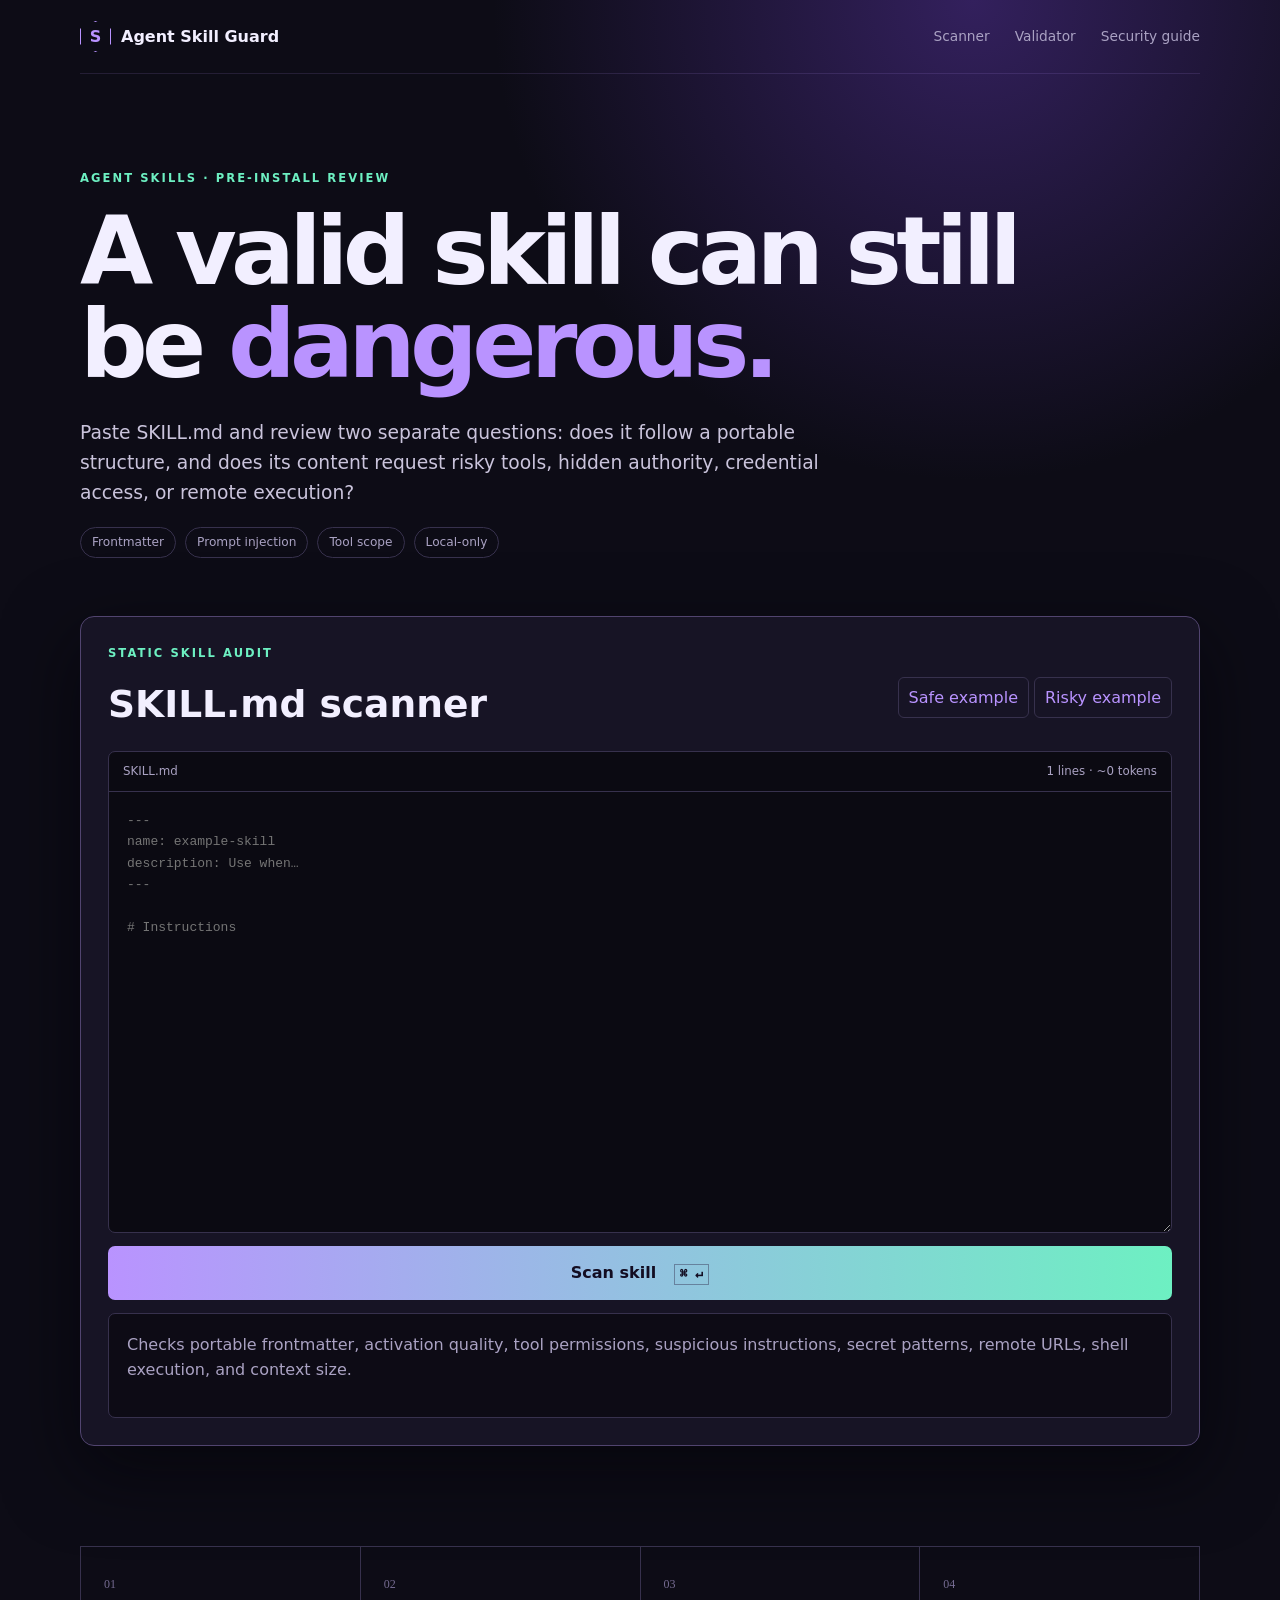
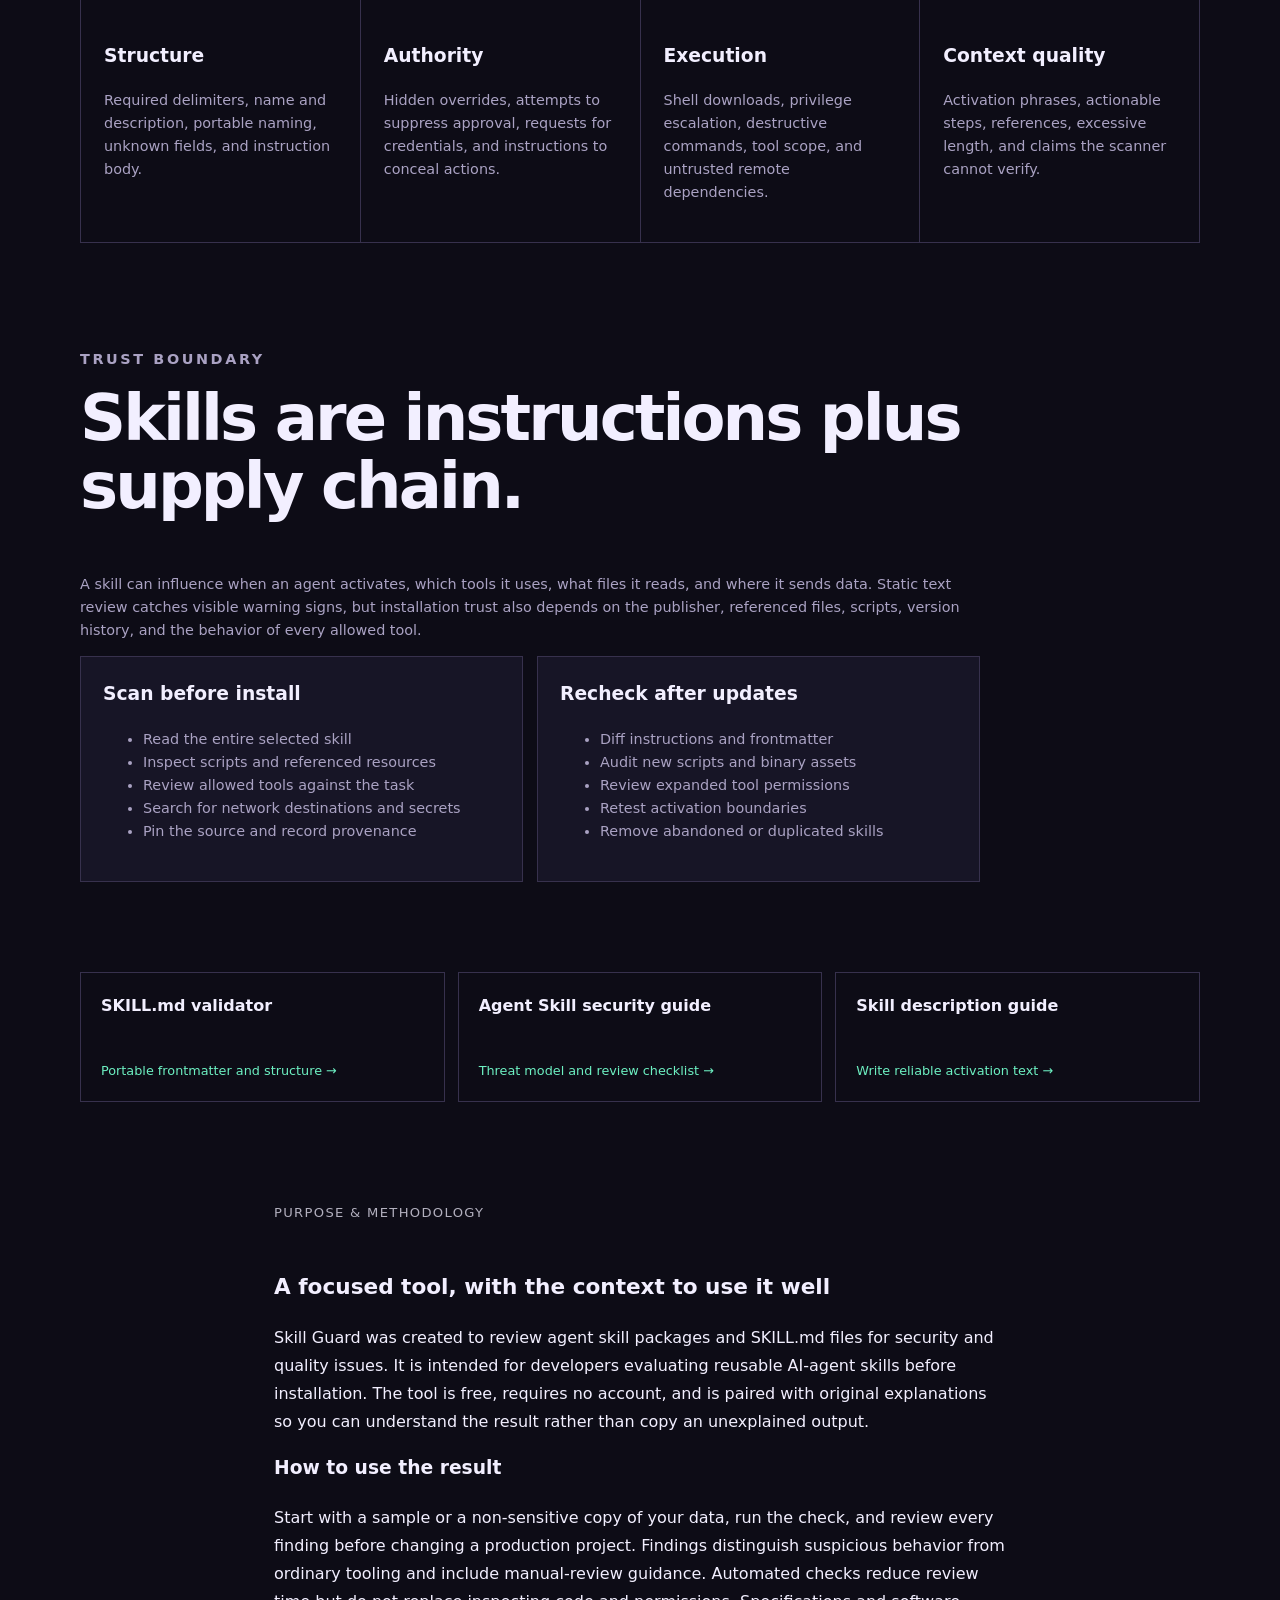
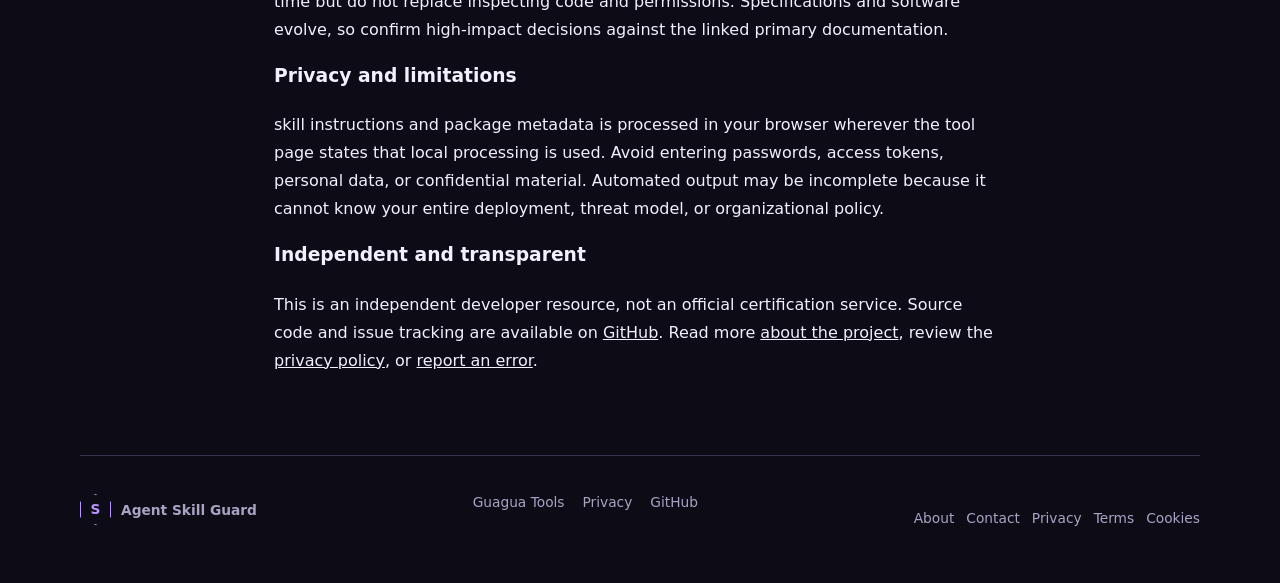
<file: index.html>
<!doctype html><html lang="en"><head><meta charset="utf-8"><meta name="viewport" content="width=device-width,initial-scale=1">
<title>SKILL.md Security Scanner — Agent Skill Validator</title><meta name="description" content="Scan Agent Skills SKILL.md files for invalid frontmatter, dangerous tool access, prompt injection, secret exfiltration, remote execution, vague activation, and context bloat.">
<link rel="canonical" href="https://skillguard.guagua-alvin.top/"><meta property="og:title" content="SKILL.md Security Scanner"><meta property="og:description" content="Validate structure and review security signals before installing an Agent Skill."><meta property="og:type" content="website"><meta property="og:url" content="https://skillguard.guagua-alvin.top/"><meta name="theme-color" content="#0d0c16"><link rel="icon" href="/assets/favicon.svg"><link rel="stylesheet" href="/styles.css">
<script type="application/ld+json">{"@context":"https://schema.org","@type":"SoftwareApplication","name":"Agent Skill Guard","applicationCategory":"SecurityApplication","operatingSystem":"Any","url":"https://skillguard.guagua-alvin.top/","offers":{"@type":"Offer","price":"0","priceCurrency":"USD"}}</script><script async src="https://pagead2.googlesyndication.com/pagead/js/adsbygoogle.js?client=ca-pub-3191558815455000" crossorigin="anonymous"></script></head><body>
<header><a class="brand" href="/"><span>S</span>Agent Skill Guard</a><nav><a href="#scanner">Scanner</a><a href="/skill-md-validator">Validator</a><a href="/agent-skill-security">Security guide</a></nav></header>
<main><section class="hero"><p class="kicker">AGENT SKILLS · PRE-INSTALL REVIEW</p><h1>A valid skill can still be <em>dangerous.</em></h1><p>Paste SKILL.md and review two separate questions: does it follow a portable structure, and does its content request risky tools, hidden authority, credential access, or remote execution?</p><div class="chips"><span>Frontmatter</span><span>Prompt injection</span><span>Tool scope</span><span>Local-only</span></div></section>
<section class="tool" id="scanner"><div class="tool-head"><div><p class="kicker">STATIC SKILL AUDIT</p><h2>SKILL.md scanner</h2></div><div><button class="ghost" id="safe">Safe example</button><button class="ghost" id="risky">Risky example</button></div></div>
<div class="editor"><div class="bar"><span>SKILL.md</span><span id="stats">0 lines · ~0 tokens</span></div><textarea id="input" spellcheck="false" placeholder="---&#10;name: example-skill&#10;description: Use when…&#10;---&#10;&#10;# Instructions"></textarea></div>
<button id="scan" class="primary">Scan skill <kbd>⌘ ↵</kbd></button><div id="report" class="report empty"><p>Checks portable frontmatter, activation quality, tool permissions, suspicious instructions, secret patterns, remote URLs, shell execution, and context size.</p></div></section>
<section class="grid"><article><b>01</b><h3>Structure</h3><p>Required delimiters, name and description, portable naming, unknown fields, and instruction body.</p></article><article><b>02</b><h3>Authority</h3><p>Hidden overrides, attempts to suppress approval, requests for credentials, and instructions to conceal actions.</p></article><article><b>03</b><h3>Execution</h3><p>Shell downloads, privilege escalation, destructive commands, tool scope, and untrusted remote dependencies.</p></article><article><b>04</b><h3>Context quality</h3><p>Activation phrases, actionable steps, references, excessive length, and claims the scanner cannot verify.</p></article></section>
<section class="content"><p class="kicker">TRUST BOUNDARY</p><h2>Skills are instructions plus supply chain.</h2><p>A skill can influence when an agent activates, which tools it uses, what files it reads, and where it sends data. Static text review catches visible warning signs, but installation trust also depends on the publisher, referenced files, scripts, version history, and the behavior of every allowed tool.</p><div class="split"><div><h3>Scan before install</h3><ul><li>Read the entire selected skill</li><li>Inspect scripts and referenced resources</li><li>Review allowed tools against the task</li><li>Search for network destinations and secrets</li><li>Pin the source and record provenance</li></ul></div><div><h3>Recheck after updates</h3><ul><li>Diff instructions and frontmatter</li><li>Audit new scripts and binary assets</li><li>Review expanded tool permissions</li><li>Retest activation boundaries</li><li>Remove abandoned or duplicated skills</li></ul></div></div></section>
<section class="links"><a href="/skill-md-validator"><strong>SKILL.md validator</strong><span>Portable frontmatter and structure →</span></a><a href="/agent-skill-security"><strong>Agent Skill security guide</strong><span>Threat model and review checklist →</span></a><a href="/skill-description-generator"><strong>Skill description guide</strong><span>Write reliable activation text →</span></a></section><section id="editorial-value" class="policy-page" aria-labelledby="value-title">
      <p class="policy-kicker">PURPOSE &amp; METHODOLOGY</p>
      <h2 id="value-title">A focused tool, with the context to use it well</h2>
      <p>Skill Guard was created to review agent skill packages and SKILL.md files for security and quality issues. It is intended for developers evaluating reusable AI-agent skills before installation. The tool is free, requires no account, and is paired with original explanations so you can understand the result rather than copy an unexplained output.</p>
      <h3>How to use the result</h3>
      <p>Start with a sample or a non-sensitive copy of your data, run the check, and review every finding before changing a production project. Findings distinguish suspicious behavior from ordinary tooling and include manual-review guidance. Automated checks reduce review time but do not replace inspecting code and permissions. Specifications and software evolve, so confirm high-impact decisions against the linked primary documentation.</p>
      <h3>Privacy and limitations</h3>
      <p>skill instructions and package metadata is processed in your browser wherever the tool page states that local processing is used. Avoid entering passwords, access tokens, personal data, or confidential material. Automated output may be incomplete because it cannot know your entire deployment, threat model, or organizational policy.</p>
      <h3>Independent and transparent</h3>
      <p>This is an independent developer resource, not an official certification service. Source code and issue tracking are available on <a href="https://github.com/dmf6009/agent-skill-guard" rel="noopener">GitHub</a>. Read more <a href="/about">about the project</a>, review the <a href="/privacy">privacy policy</a>, or <a href="/contact">report an error</a>.</p>
    </section></main>
<footer><a class="brand" href="/"><span>S</span>Agent Skill Guard</a><div><a href="https://guagua-alvin.top/">Guagua Tools</a><a href="/privacy">Privacy</a><a href="https://github.com/dmf6009/agent-skill-guard">GitHub</a></div><div class="trust-links" aria-label="Site policies"><a href="/about">About</a><a href="/contact">Contact</a><a href="/privacy">Privacy</a><a href="/terms">Terms</a><a href="/cookies">Cookies</a></div></footer><script src="/script.js" defer></script></body></html>
</file>
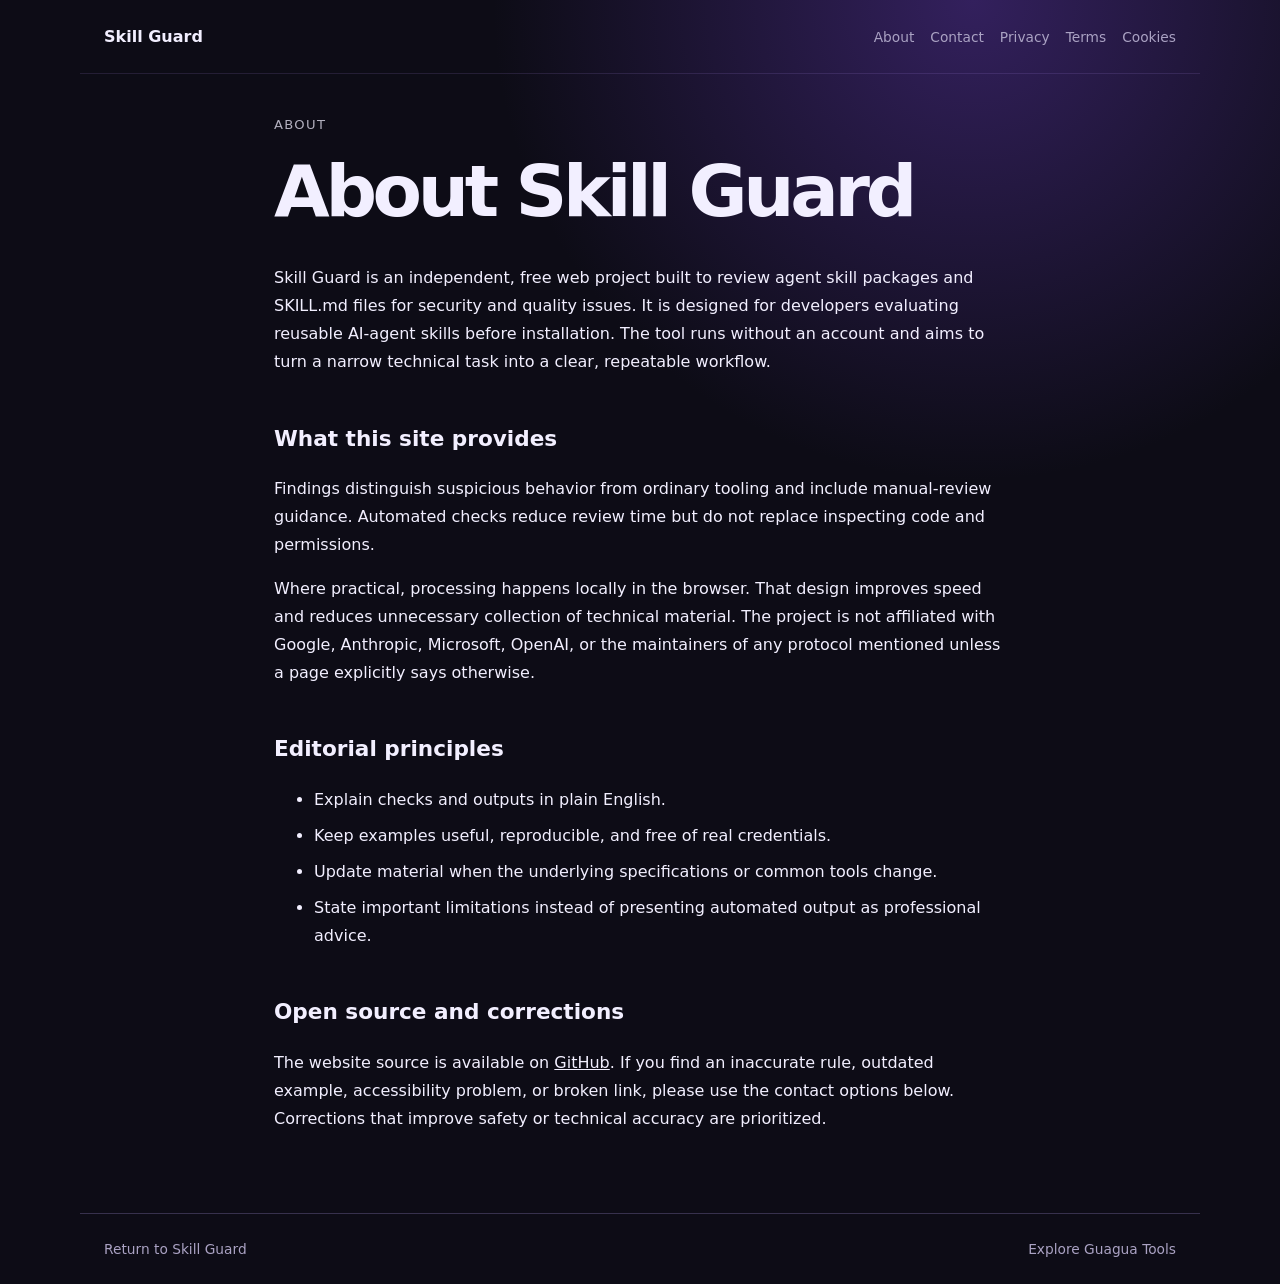
<file: about.html>
<!doctype html>
<html lang="en"><head><meta charset="utf-8"><meta name="viewport" content="width=device-width,initial-scale=1">
<title>About | Skill Guard</title><meta name="description" content="Who we are and why this free developer tool exists.">
<link rel="canonical" href="https://skillguard.guagua-alvin.top/about"><link rel="stylesheet" href="/styles.css"><script async src="https://pagead2.googlesyndication.com/pagead/js/adsbygoogle.js?client=ca-pub-3191558815455000" crossorigin="anonymous"></script></head>
<body><header class="policy-header"><a href="/" class="policy-brand">Skill Guard</a><nav aria-label="Policy navigation"><a href="/about">About</a><a href="/contact">Contact</a><a href="/privacy">Privacy</a><a href="/terms">Terms</a><a href="/cookies">Cookies</a></nav></header>
<main class="policy-page"><p class="policy-kicker">ABOUT</p>
    <h1>About Skill Guard</h1>
    <p>Skill Guard is an independent, free web project built to review agent skill packages and SKILL.md files for security and quality issues. It is designed for developers evaluating reusable AI-agent skills before installation. The tool runs without an account and aims to turn a narrow technical task into a clear, repeatable workflow.</p>
    <h2>What this site provides</h2>
    <p>Findings distinguish suspicious behavior from ordinary tooling and include manual-review guidance. Automated checks reduce review time but do not replace inspecting code and permissions.</p>
    <p>Where practical, processing happens locally in the browser. That design improves speed and reduces unnecessary collection of technical material. The project is not affiliated with Google, Anthropic, Microsoft, OpenAI, or the maintainers of any protocol mentioned unless a page explicitly says otherwise.</p>
    <h2>Editorial principles</h2>
    <ul><li>Explain checks and outputs in plain English.</li><li>Keep examples useful, reproducible, and free of real credentials.</li><li>Update material when the underlying specifications or common tools change.</li><li>State important limitations instead of presenting automated output as professional advice.</li></ul>
    <h2>Open source and corrections</h2>
    <p>The website source is available on <a href="https://github.com/dmf6009/agent-skill-guard" rel="noopener">GitHub</a>. If you find an inaccurate rule, outdated example, accessibility problem, or broken link, please use the contact options below. Corrections that improve safety or technical accuracy are prioritized.</p></main>
<footer class="policy-footer"><a href="/">Return to Skill Guard</a><a href="https://guagua-alvin.top/">Explore Guagua Tools</a></footer></body></html>
</file>
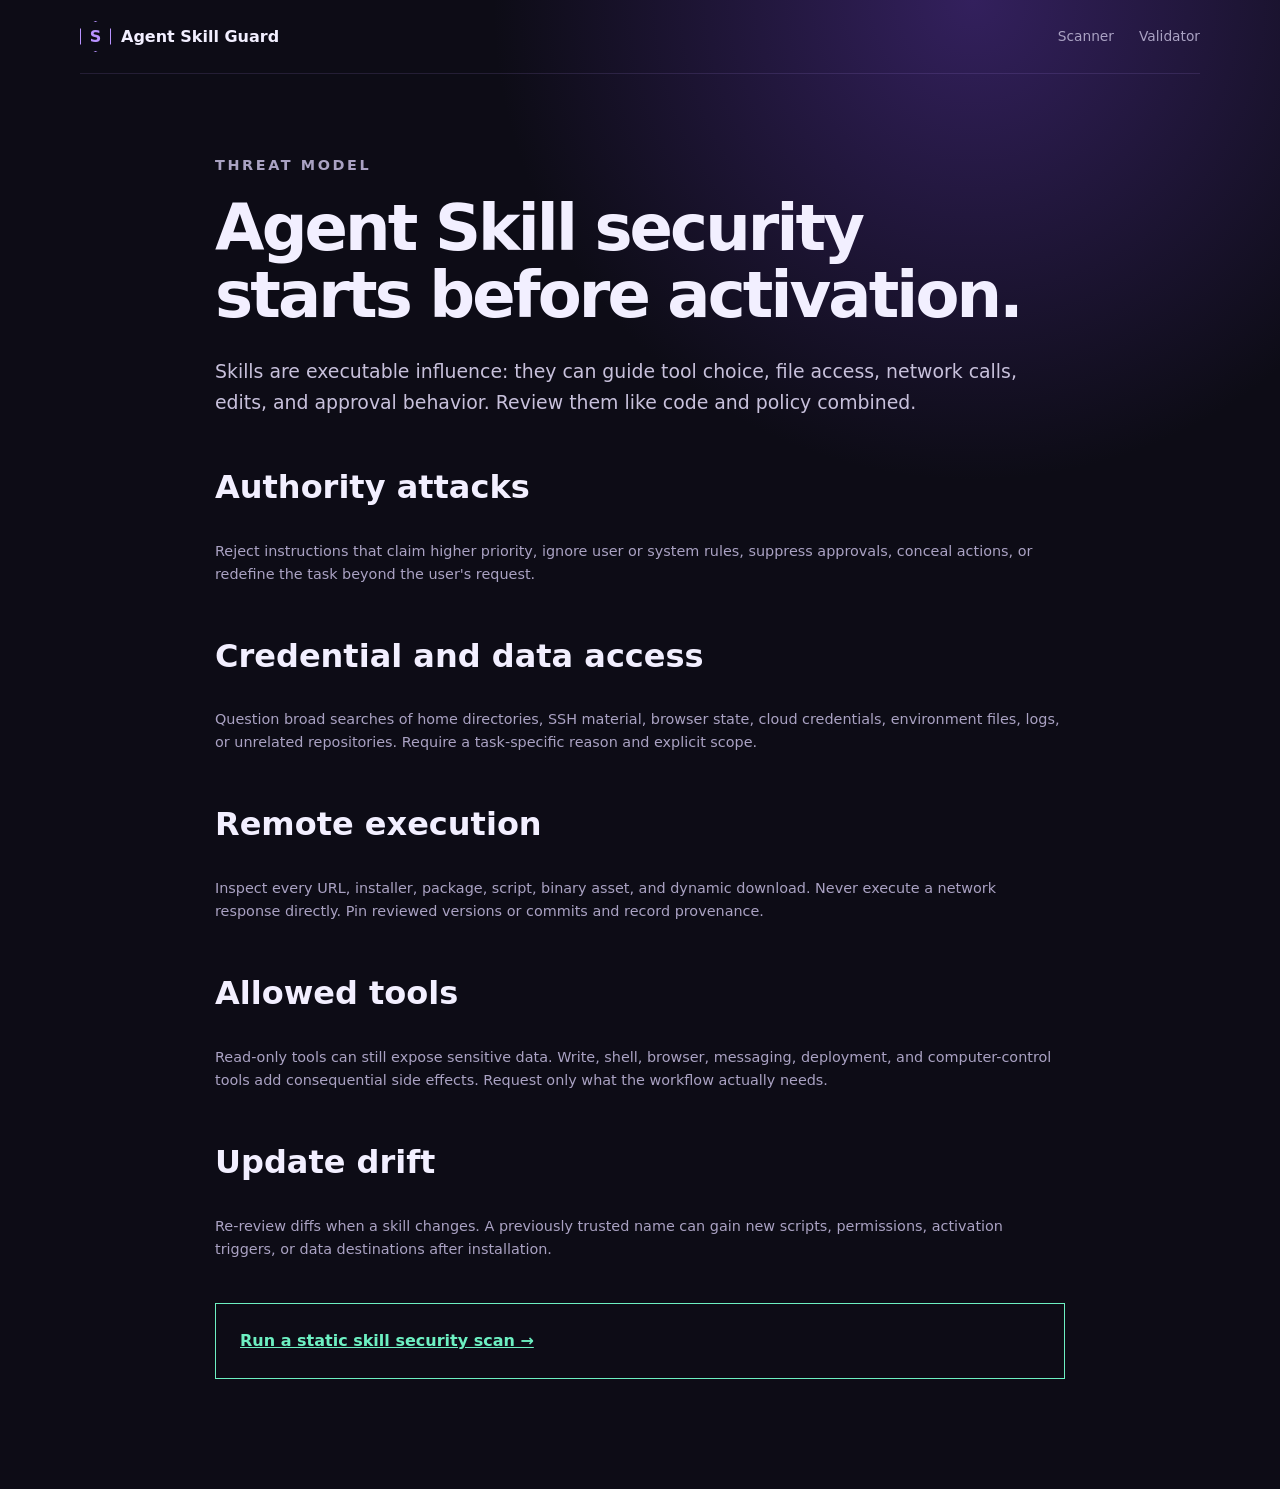
<file: agent-skill-security.html>
<!doctype html><html lang="en"><head><meta charset="utf-8"><meta name="viewport" content="width=device-width,initial-scale=1"><title>Agent Skill Security — SKILL.md Threat Model & Checklist</title><meta name="description" content="Review Agent Skills for prompt injection, authority override, secret access, remote execution, excessive tool permissions, hidden scripts, and supply-chain drift."><link rel="canonical" href="https://skillguard.guagua-alvin.top/agent-skill-security"><link rel="icon" href="/assets/favicon.svg"><link rel="stylesheet" href="/styles.css"><script async src="https://pagead2.googlesyndication.com/pagead/js/adsbygoogle.js?client=ca-pub-3191558815455000" crossorigin="anonymous"></script></head><body><header><a class="brand" href="/"><span>S</span>Agent Skill Guard</a><nav><a href="/#scanner">Scanner</a><a href="/skill-md-validator">Validator</a></nav></header><main class="article"><p class="kicker">THREAT MODEL</p><h1>Agent Skill security starts before activation.</h1><p class="lede">Skills are executable influence: they can guide tool choice, file access, network calls, edits, and approval behavior. Review them like code and policy combined.</p><article><h2>Authority attacks</h2><p>Reject instructions that claim higher priority, ignore user or system rules, suppress approvals, conceal actions, or redefine the task beyond the user's request.</p><h2>Credential and data access</h2><p>Question broad searches of home directories, SSH material, browser state, cloud credentials, environment files, logs, or unrelated repositories. Require a task-specific reason and explicit scope.</p><h2>Remote execution</h2><p>Inspect every URL, installer, package, script, binary asset, and dynamic download. Never execute a network response directly. Pin reviewed versions or commits and record provenance.</p><h2>Allowed tools</h2><p>Read-only tools can still expose sensitive data. Write, shell, browser, messaging, deployment, and computer-control tools add consequential side effects. Request only what the workflow actually needs.</p><h2>Update drift</h2><p>Re-review diffs when a skill changes. A previously trusted name can gain new scripts, permissions, activation triggers, or data destinations after installation.</p><div class="cta"><a href="/#scanner">Run a static skill security scan →</a></div></article></main></body></html>
</file>
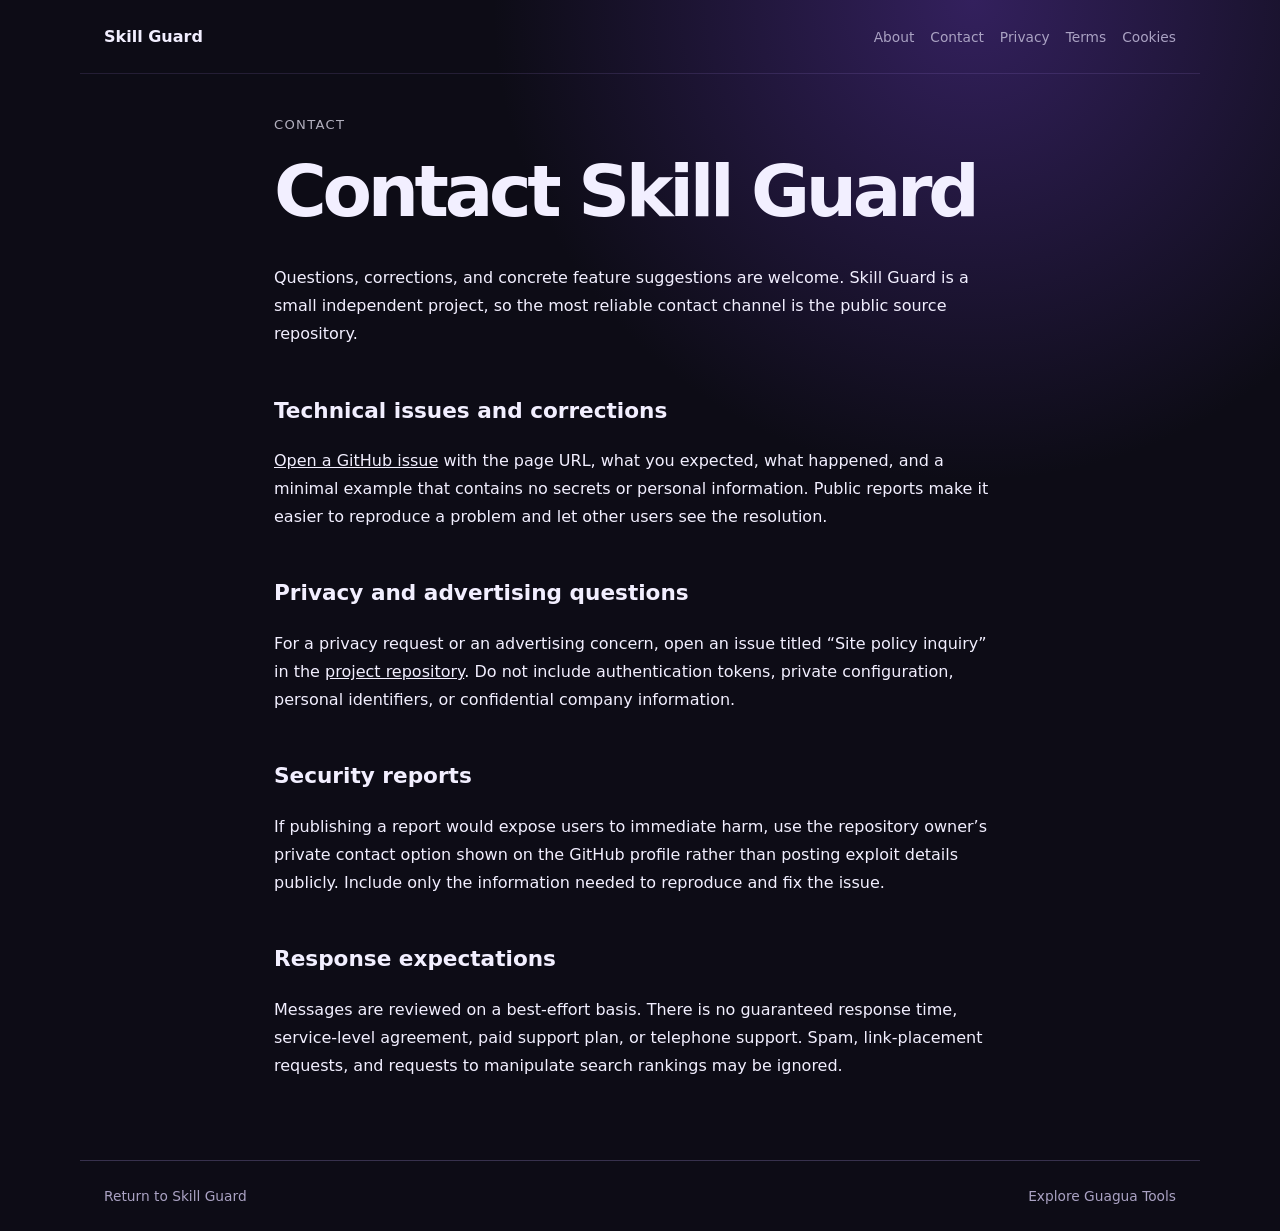
<file: contact.html>
<!doctype html>
<html lang="en"><head><meta charset="utf-8"><meta name="viewport" content="width=device-width,initial-scale=1">
<title>Contact | Skill Guard</title><meta name="description" content="How to report a problem, suggest an improvement, or ask a site question.">
<link rel="canonical" href="https://skillguard.guagua-alvin.top/contact"><link rel="stylesheet" href="/styles.css"><script async src="https://pagead2.googlesyndication.com/pagead/js/adsbygoogle.js?client=ca-pub-3191558815455000" crossorigin="anonymous"></script></head>
<body><header class="policy-header"><a href="/" class="policy-brand">Skill Guard</a><nav aria-label="Policy navigation"><a href="/about">About</a><a href="/contact">Contact</a><a href="/privacy">Privacy</a><a href="/terms">Terms</a><a href="/cookies">Cookies</a></nav></header>
<main class="policy-page"><p class="policy-kicker">CONTACT</p>
    <h1>Contact Skill Guard</h1>
    <p>Questions, corrections, and concrete feature suggestions are welcome. Skill Guard is a small independent project, so the most reliable contact channel is the public source repository.</p>
    <h2>Technical issues and corrections</h2>
    <p><a href="https://github.com/dmf6009/agent-skill-guard/issues" rel="noopener">Open a GitHub issue</a> with the page URL, what you expected, what happened, and a minimal example that contains no secrets or personal information. Public reports make it easier to reproduce a problem and let other users see the resolution.</p>
    <h2>Privacy and advertising questions</h2>
    <p>For a privacy request or an advertising concern, open an issue titled “Site policy inquiry” in the <a href="https://github.com/dmf6009/agent-skill-guard" rel="noopener">project repository</a>. Do not include authentication tokens, private configuration, personal identifiers, or confidential company information.</p>
    <h2>Security reports</h2>
    <p>If publishing a report would expose users to immediate harm, use the repository owner’s private contact option shown on the GitHub profile rather than posting exploit details publicly. Include only the information needed to reproduce and fix the issue.</p>
    <h2>Response expectations</h2>
    <p>Messages are reviewed on a best-effort basis. There is no guaranteed response time, service-level agreement, paid support plan, or telephone support. Spam, link-placement requests, and requests to manipulate search rankings may be ignored.</p></main>
<footer class="policy-footer"><a href="/">Return to Skill Guard</a><a href="https://guagua-alvin.top/">Explore Guagua Tools</a></footer></body></html>
</file>
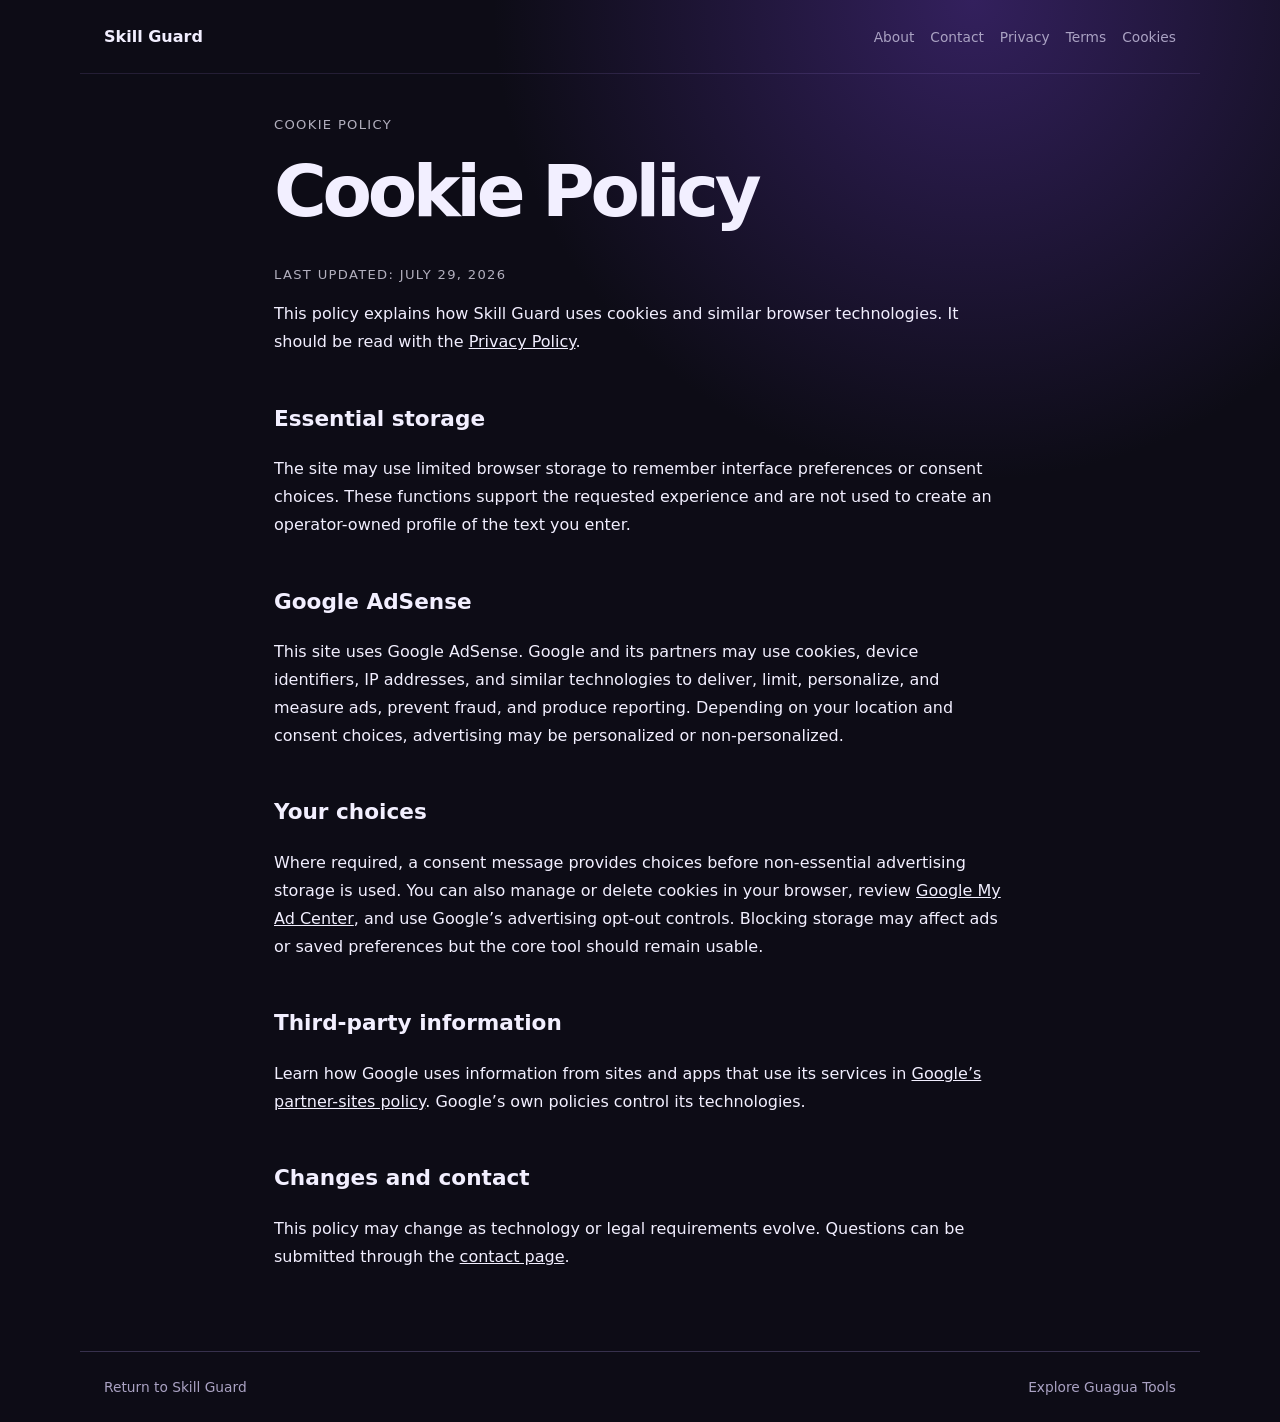
<file: cookies.html>
<!doctype html>
<html lang="en"><head><meta charset="utf-8"><meta name="viewport" content="width=device-width,initial-scale=1">
<title>Cookie Policy | Skill Guard</title><meta name="description" content="How cookies and similar technologies are used on this site.">
<link rel="canonical" href="https://skillguard.guagua-alvin.top/cookies"><link rel="stylesheet" href="/styles.css"><script async src="https://pagead2.googlesyndication.com/pagead/js/adsbygoogle.js?client=ca-pub-3191558815455000" crossorigin="anonymous"></script></head>
<body><header class="policy-header"><a href="/" class="policy-brand">Skill Guard</a><nav aria-label="Policy navigation"><a href="/about">About</a><a href="/contact">Contact</a><a href="/privacy">Privacy</a><a href="/terms">Terms</a><a href="/cookies">Cookies</a></nav></header>
<main class="policy-page"><p class="policy-kicker">COOKIE POLICY</p>
    <h1>Cookie Policy</h1><p class="updated">Last updated: July 29, 2026</p>
    <p>This policy explains how Skill Guard uses cookies and similar browser technologies. It should be read with the <a href="/privacy">Privacy Policy</a>.</p>
    <h2>Essential storage</h2><p>The site may use limited browser storage to remember interface preferences or consent choices. These functions support the requested experience and are not used to create an operator-owned profile of the text you enter.</p>
    <h2>Google AdSense</h2><p>This site uses Google AdSense. Google and its partners may use cookies, device identifiers, IP addresses, and similar technologies to deliver, limit, personalize, and measure ads, prevent fraud, and produce reporting. Depending on your location and consent choices, advertising may be personalized or non-personalized.</p>
    <h2>Your choices</h2><p>Where required, a consent message provides choices before non-essential advertising storage is used. You can also manage or delete cookies in your browser, review <a href="https://myadcenter.google.com/" rel="noopener">Google My Ad Center</a>, and use Google’s advertising opt-out controls. Blocking storage may affect ads or saved preferences but the core tool should remain usable.</p>
    <h2>Third-party information</h2><p>Learn how Google uses information from sites and apps that use its services in <a href="https://policies.google.com/technologies/partner-sites" rel="noopener">Google’s partner-sites policy</a>. Google’s own policies control its technologies.</p>
    <h2>Changes and contact</h2><p>This policy may change as technology or legal requirements evolve. Questions can be submitted through the <a href="/contact">contact page</a>.</p></main>
<footer class="policy-footer"><a href="/">Return to Skill Guard</a><a href="https://guagua-alvin.top/">Explore Guagua Tools</a></footer></body></html>
</file>
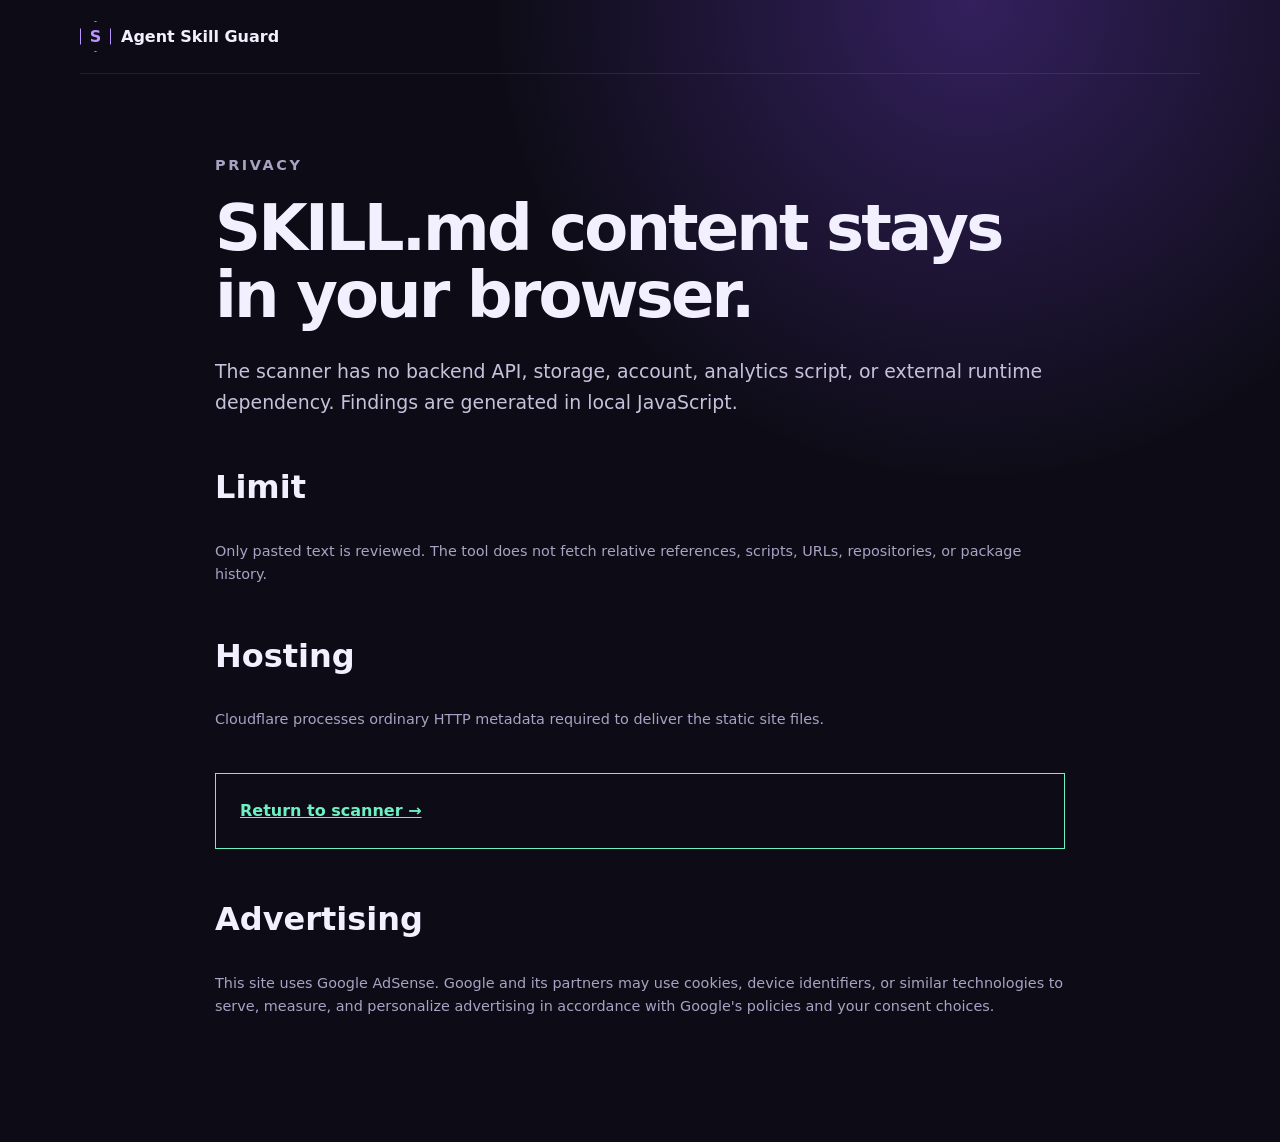
<file: privacy.html>
<!doctype html><html lang="en"><head><meta charset="utf-8"><meta name="viewport" content="width=device-width,initial-scale=1"><title>Privacy — Agent Skill Guard</title><meta name="description" content="Privacy details for the local SKILL.md security scanner."><link rel="canonical" href="https://skillguard.guagua-alvin.top/privacy"><link rel="stylesheet" href="/styles.css"><script async src="https://pagead2.googlesyndication.com/pagead/js/adsbygoogle.js?client=ca-pub-3191558815455000" crossorigin="anonymous"></script></head><body><header><a class="brand" href="/"><span>S</span>Agent Skill Guard</a></header><main class="article"><p class="kicker">PRIVACY</p><h1>SKILL.md content stays in your browser.</h1><p class="lede">The scanner has no backend API, storage, account, analytics script, or external runtime dependency. Findings are generated in local JavaScript.</p><article><h2>Limit</h2><p>Only pasted text is reviewed. The tool does not fetch relative references, scripts, URLs, repositories, or package history.</p><h2>Hosting</h2><p>Cloudflare processes ordinary HTTP metadata required to deliver the static site files.</p><div class="cta"><a href="/#scanner">Return to scanner →</a></div><h2>Advertising</h2><p>This site uses Google AdSense. Google and its partners may use cookies, device identifiers, or similar technologies to serve, measure, and personalize advertising in accordance with Google's policies and your consent choices.</p></article></main></body></html>
</file>
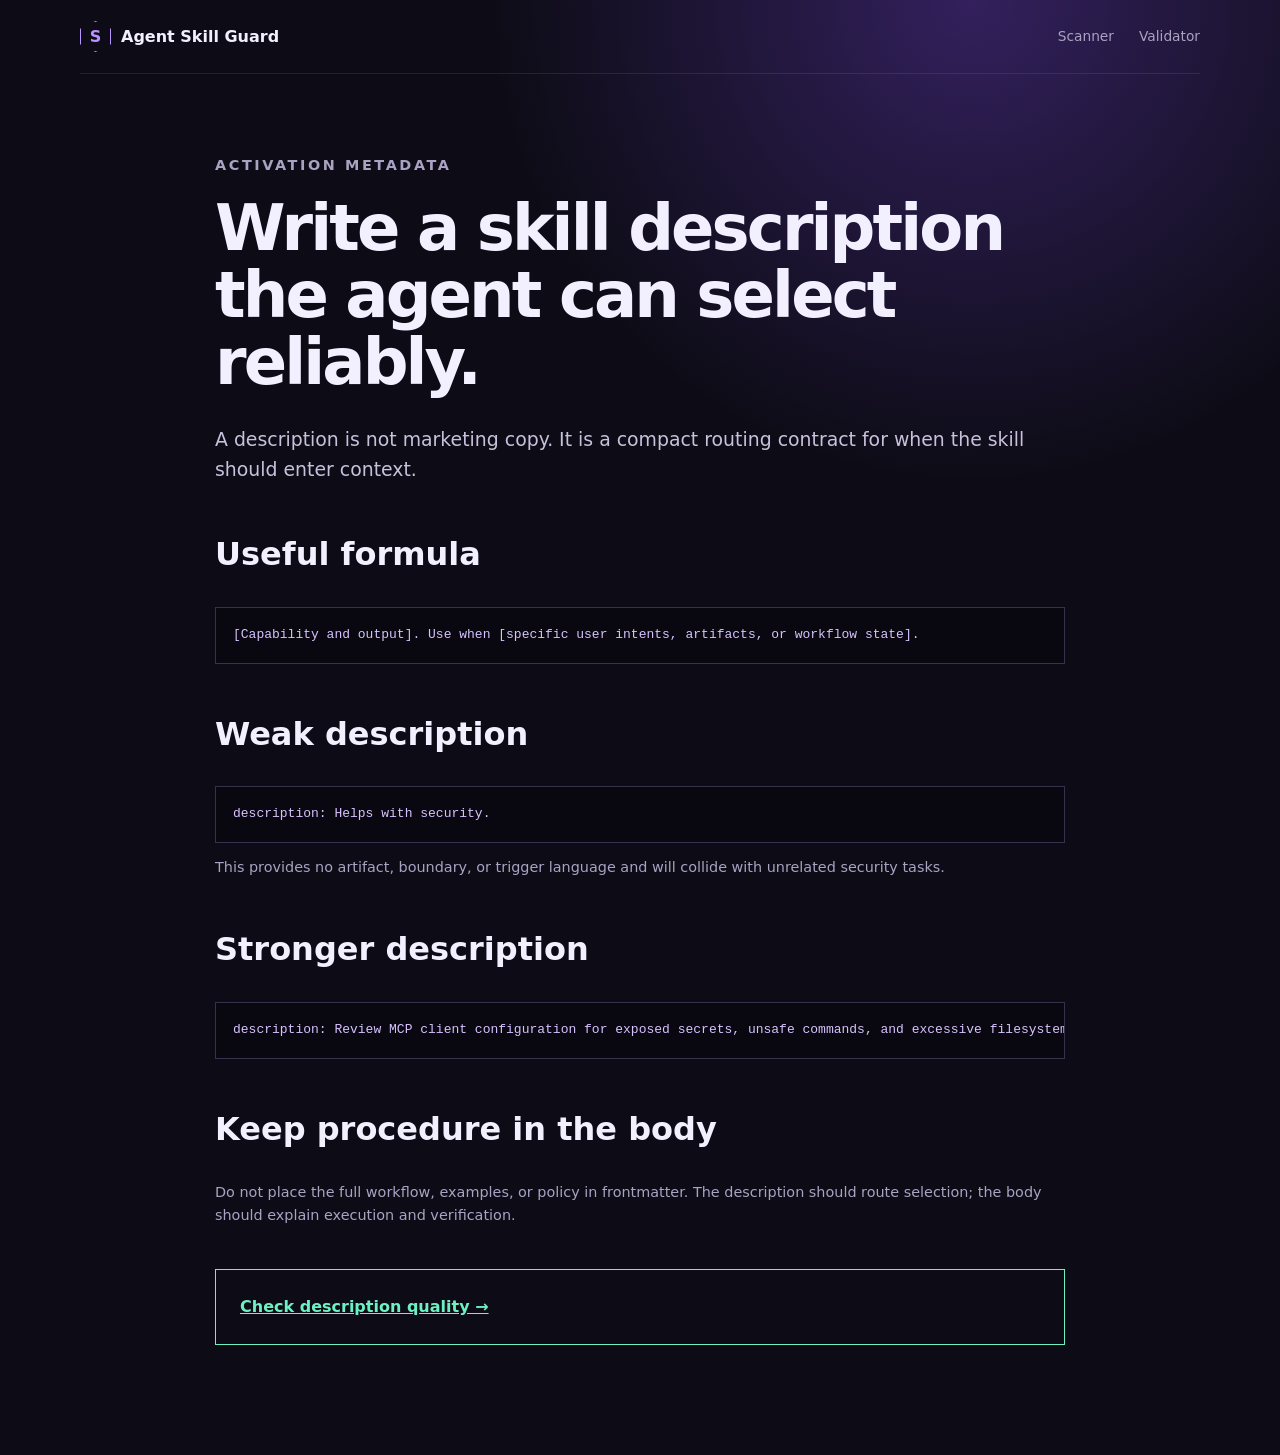
<file: skill-description-generator.html>
<!doctype html><html lang="en"><head><meta charset="utf-8"><meta name="viewport" content="width=device-width,initial-scale=1"><title>SKILL.md Description Generator Guide — Better Activation Triggers</title><meta name="description" content="Write SKILL.md descriptions that clearly state capability, output, positive triggers, boundaries, and target situations without bloated activation metadata."><link rel="canonical" href="https://skillguard.guagua-alvin.top/skill-description-generator"><link rel="icon" href="/assets/favicon.svg"><link rel="stylesheet" href="/styles.css"><script async src="https://pagead2.googlesyndication.com/pagead/js/adsbygoogle.js?client=ca-pub-3191558815455000" crossorigin="anonymous"></script></head><body><header><a class="brand" href="/"><span>S</span>Agent Skill Guard</a><nav><a href="/#scanner">Scanner</a><a href="/skill-md-validator">Validator</a></nav></header><main class="article"><p class="kicker">ACTIVATION METADATA</p><h1>Write a skill description the agent can select reliably.</h1><p class="lede">A description is not marketing copy. It is a compact routing contract for when the skill should enter context.</p><article><h2>Useful formula</h2><pre><code>[Capability and output]. Use when [specific user intents, artifacts, or workflow state].</code></pre><h2>Weak description</h2><pre><code>description: Helps with security.</code></pre><p>This provides no artifact, boundary, or trigger language and will collide with unrelated security tasks.</p><h2>Stronger description</h2><pre><code>description: Review MCP client configuration for exposed secrets, unsafe commands, and excessive filesystem scope. Use when a user pastes mcp.json, config.toml, or asks for an MCP configuration security audit.</code></pre><h2>Keep procedure in the body</h2><p>Do not place the full workflow, examples, or policy in frontmatter. The description should route selection; the body should explain execution and verification.</p><div class="cta"><a href="/#scanner">Check description quality →</a></div></article></main></body></html>
</file>
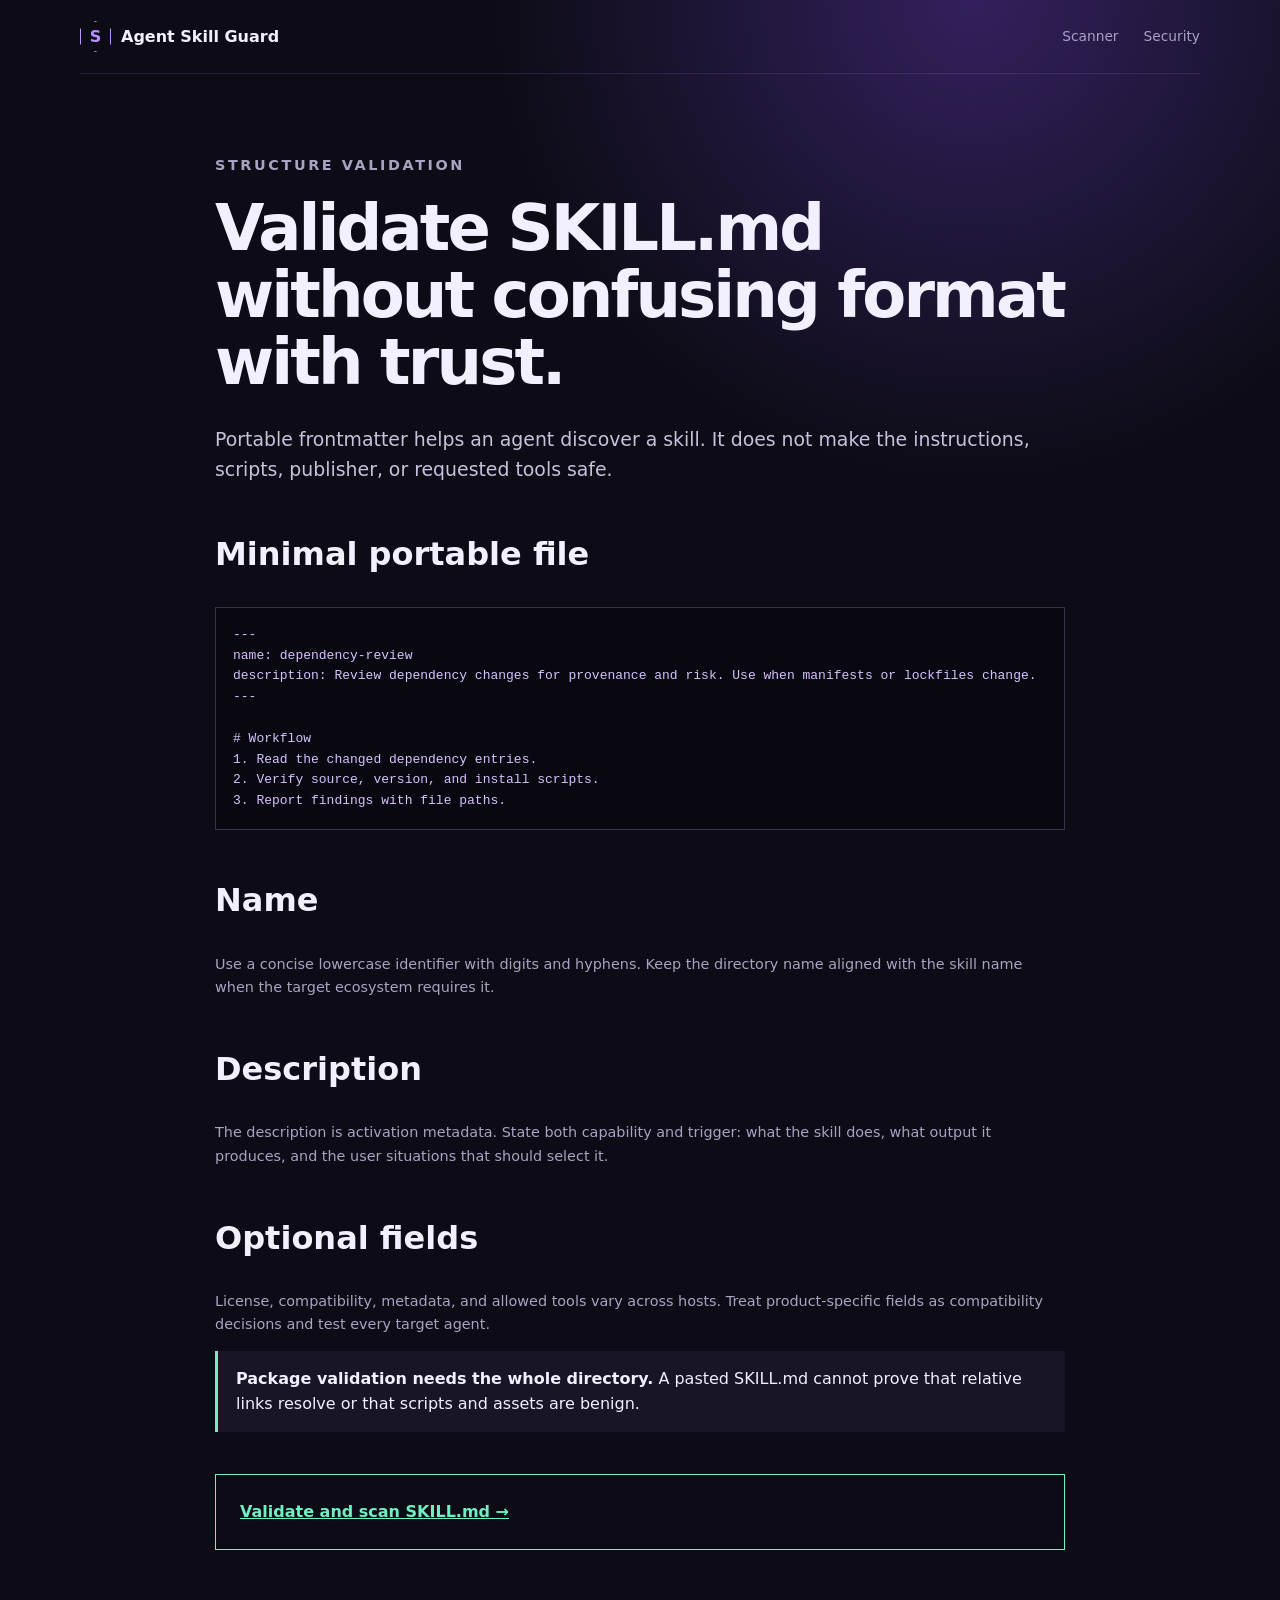
<file: skill-md-validator.html>
<!doctype html><html lang="en"><head><meta charset="utf-8"><meta name="viewport" content="width=device-width,initial-scale=1"><title>SKILL.md Validator — Agent Skills Frontmatter Checker</title><meta name="description" content="Validate SKILL.md frontmatter, portable skill names, descriptions, activation triggers, instruction bodies, context size, and supported fields."><link rel="canonical" href="https://skillguard.guagua-alvin.top/skill-md-validator"><link rel="icon" href="/assets/favicon.svg"><link rel="stylesheet" href="/styles.css"><script async src="https://pagead2.googlesyndication.com/pagead/js/adsbygoogle.js?client=ca-pub-3191558815455000" crossorigin="anonymous"></script></head><body><header><a class="brand" href="/"><span>S</span>Agent Skill Guard</a><nav><a href="/#scanner">Scanner</a><a href="/agent-skill-security">Security</a></nav></header><main class="article"><p class="kicker">STRUCTURE VALIDATION</p><h1>Validate SKILL.md without confusing format with trust.</h1><p class="lede">Portable frontmatter helps an agent discover a skill. It does not make the instructions, scripts, publisher, or requested tools safe.</p><article><h2>Minimal portable file</h2><pre><code>---
name: dependency-review
description: Review dependency changes for provenance and risk. Use when manifests or lockfiles change.
---

# Workflow
1. Read the changed dependency entries.
2. Verify source, version, and install scripts.
3. Report findings with file paths.</code></pre><h2>Name</h2><p>Use a concise lowercase identifier with digits and hyphens. Keep the directory name aligned with the skill name when the target ecosystem requires it.</p><h2>Description</h2><p>The description is activation metadata. State both capability and trigger: what the skill does, what output it produces, and the user situations that should select it.</p><h2>Optional fields</h2><p>License, compatibility, metadata, and allowed tools vary across hosts. Treat product-specific fields as compatibility decisions and test every target agent.</p><div class="callout"><strong>Package validation needs the whole directory.</strong> A pasted SKILL.md cannot prove that relative links resolve or that scripts and assets are benign.</div><div class="cta"><a href="/#scanner">Validate and scan SKILL.md →</a></div></article></main></body></html>
</file>
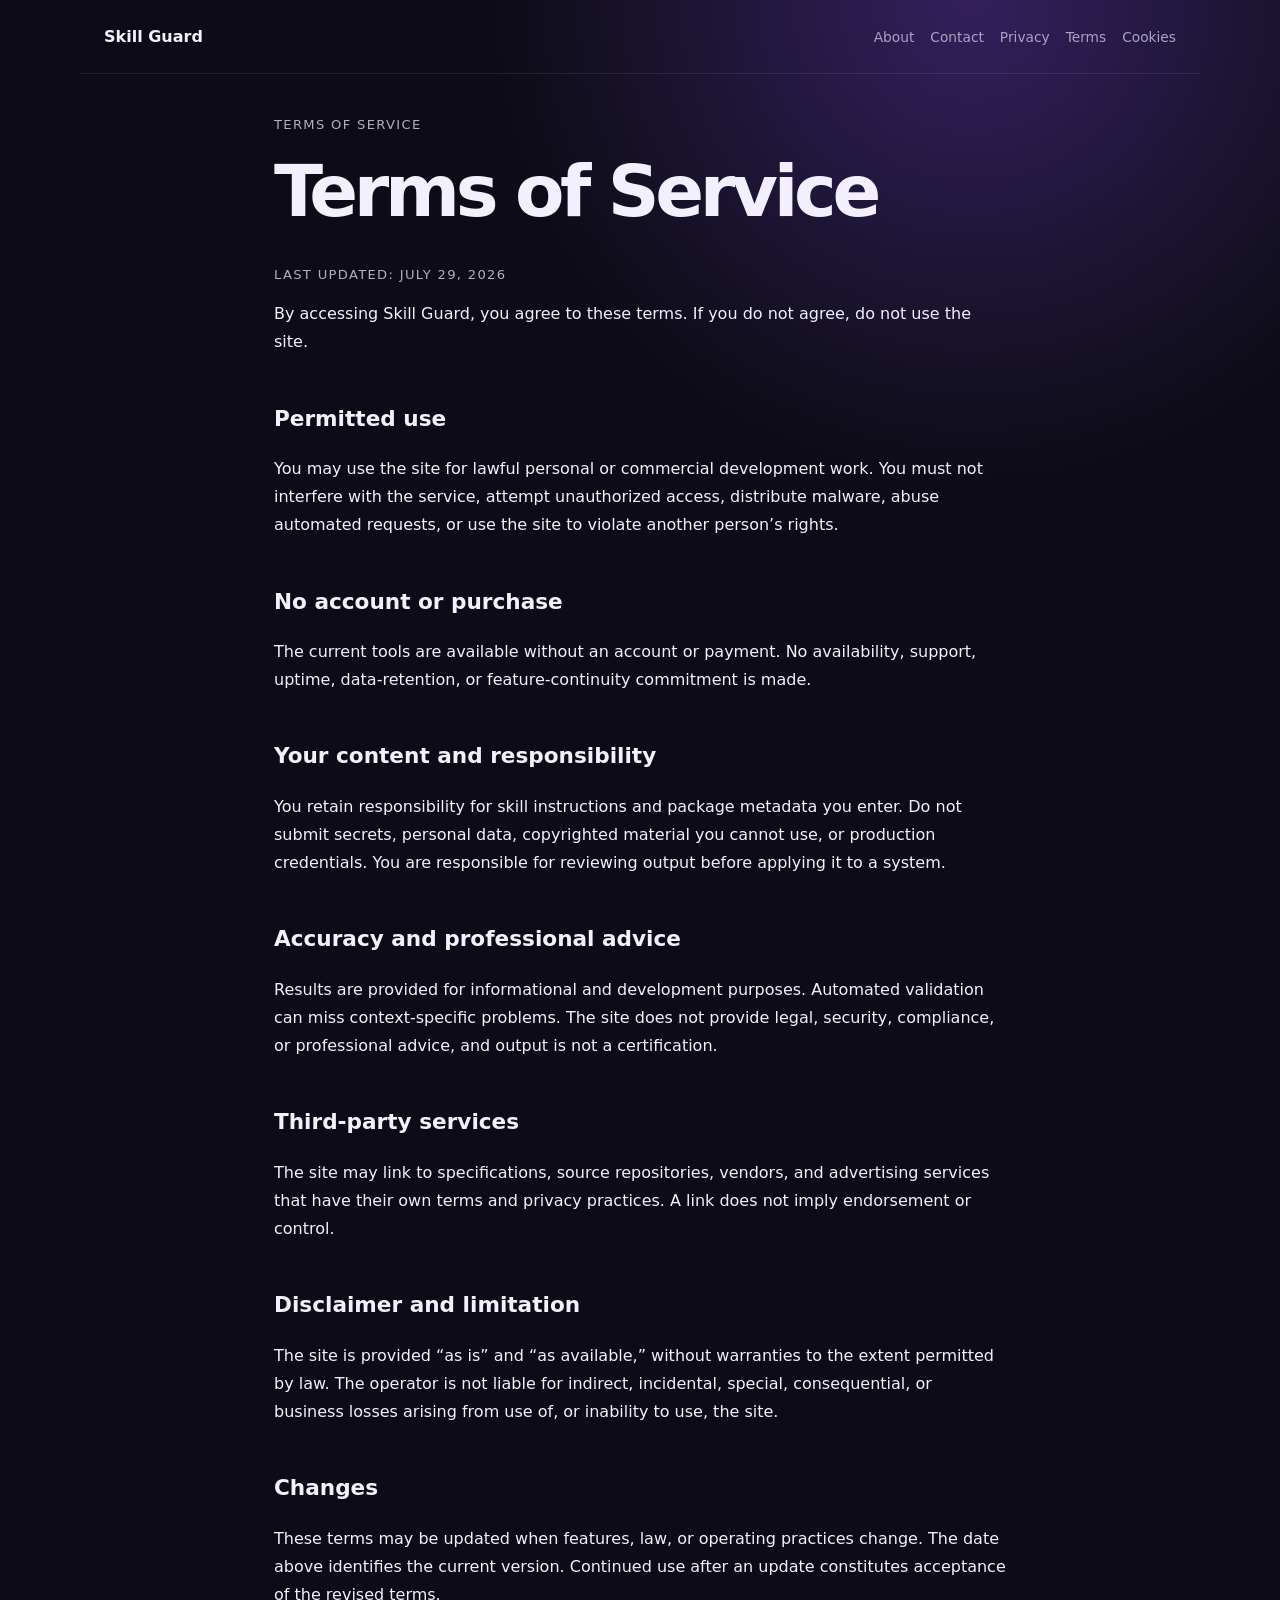
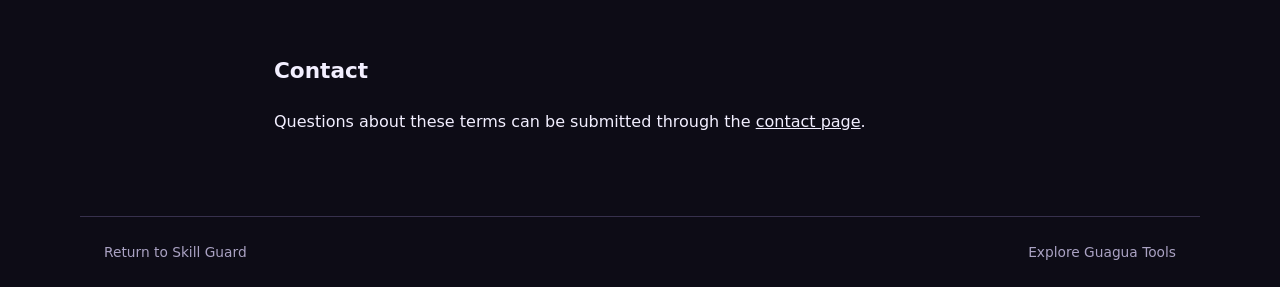
<file: terms.html>
<!doctype html>
<html lang="en"><head><meta charset="utf-8"><meta name="viewport" content="width=device-width,initial-scale=1">
<title>Terms of Service | Skill Guard</title><meta name="description" content="The terms that apply when you use this free browser-based tool.">
<link rel="canonical" href="https://skillguard.guagua-alvin.top/terms"><link rel="stylesheet" href="/styles.css"><script async src="https://pagead2.googlesyndication.com/pagead/js/adsbygoogle.js?client=ca-pub-3191558815455000" crossorigin="anonymous"></script></head>
<body><header class="policy-header"><a href="/" class="policy-brand">Skill Guard</a><nav aria-label="Policy navigation"><a href="/about">About</a><a href="/contact">Contact</a><a href="/privacy">Privacy</a><a href="/terms">Terms</a><a href="/cookies">Cookies</a></nav></header>
<main class="policy-page"><p class="policy-kicker">TERMS OF SERVICE</p>
    <h1>Terms of Service</h1><p class="updated">Last updated: July 29, 2026</p>
    <p>By accessing Skill Guard, you agree to these terms. If you do not agree, do not use the site.</p>
    <h2>Permitted use</h2><p>You may use the site for lawful personal or commercial development work. You must not interfere with the service, attempt unauthorized access, distribute malware, abuse automated requests, or use the site to violate another person’s rights.</p>
    <h2>No account or purchase</h2><p>The current tools are available without an account or payment. No availability, support, uptime, data-retention, or feature-continuity commitment is made.</p>
    <h2>Your content and responsibility</h2><p>You retain responsibility for skill instructions and package metadata you enter. Do not submit secrets, personal data, copyrighted material you cannot use, or production credentials. You are responsible for reviewing output before applying it to a system.</p>
    <h2>Accuracy and professional advice</h2><p>Results are provided for informational and development purposes. Automated validation can miss context-specific problems. The site does not provide legal, security, compliance, or professional advice, and output is not a certification.</p>
    <h2>Third-party services</h2><p>The site may link to specifications, source repositories, vendors, and advertising services that have their own terms and privacy practices. A link does not imply endorsement or control.</p>
    <h2>Disclaimer and limitation</h2><p>The site is provided “as is” and “as available,” without warranties to the extent permitted by law. The operator is not liable for indirect, incidental, special, consequential, or business losses arising from use of, or inability to use, the site.</p>
    <h2>Changes</h2><p>These terms may be updated when features, law, or operating practices change. The date above identifies the current version. Continued use after an update constitutes acceptance of the revised terms.</p>
    <h2>Contact</h2><p>Questions about these terms can be submitted through the <a href="/contact">contact page</a>.</p></main>
<footer class="policy-footer"><a href="/">Return to Skill Guard</a><a href="https://guagua-alvin.top/">Explore Guagua Tools</a></footer></body></html>
</file>
<file: styles.css>
:root{--bg:#0d0c16;--panel:#171526;--panel2:#0b0a12;--line:#37314d;--text:#f2efff;--muted:#aaa2c3;--purple:#b993ff;--mint:#6df0c2;--red:#ff748e;--amber:#ffc66d;--green:#7ee5a4;font-family:Inter,ui-sans-serif,system-ui,sans-serif;color-scheme:dark}*{box-sizing:border-box}html{scroll-behavior:smooth}body{margin:0;background:radial-gradient(circle at 76% 0,#33205d 0,transparent 30rem),var(--bg);color:var(--text);line-height:1.6}a{color:inherit}button,textarea{font:inherit}button{cursor:pointer}header,main,footer{width:min(1120px,calc(100% - 32px));margin:auto}header{height:74px;display:flex;align-items:center;justify-content:space-between;border-bottom:1px solid #b993ff22}.brand{display:flex;align-items:center;gap:10px;text-decoration:none;font-weight:850}.brand span{display:grid;place-items:center;width:31px;height:31px;border:1px solid var(--purple);color:var(--purple);clip-path:polygon(50% 0,100% 25%,100% 75%,50% 100%,0 75%,0 25%)}nav{display:flex;gap:25px}nav a,footer a{color:var(--muted);font-size:.86rem;text-decoration:none}.hero{padding:95px 0 58px;max-width:950px}.kicker{font-size:.72rem;letter-spacing:.18em;color:var(--mint);font-weight:850;text-transform:uppercase}h1,h2,h3,p{margin-top:0}h1{font-size:clamp(3.2rem,7.4vw,6.5rem);line-height:.98;letter-spacing:-.06em;margin:18px 0 27px}h1 em{font-style:normal;color:var(--purple)}.hero>p:last-of-type{max-width:780px;color:#cac4dc;font-size:1.17rem}.chips{display:flex;gap:9px;flex-wrap:wrap}.chips span{border:1px solid var(--line);border-radius:99px;padding:5px 11px;color:var(--muted);font-size:.76rem}.tool{margin-bottom:100px;padding:27px;border:1px solid #51446f;background:#171526f5;border-radius:14px;box-shadow:0 25px 75px #04030899}.tool-head{display:flex;justify-content:space-between;align-items:center;gap:14px}.tool h2{font-size:2.35rem;margin:0 0 17px}.ghost{border:1px solid var(--line);background:transparent;color:var(--purple);padding:7px 10px;margin-left:5px;border-radius:6px}.editor{border:1px solid var(--line);background:var(--panel2);border-radius:7px;overflow:hidden}.bar{display:flex;justify-content:space-between;padding:10px 14px;border-bottom:1px solid var(--line);color:var(--muted);font-size:.74rem}.editor textarea{display:block;width:100%;min-height:440px;resize:vertical;border:0;outline:0;padding:18px;background:transparent;color:#e7dcff;font:13px/1.65 ui-monospace,SFMono-Regular,monospace}.primary{width:100%;margin-top:13px;border:0;border-radius:7px;padding:14px;background:linear-gradient(90deg,var(--purple),var(--mint));color:#130d22;font-weight:850}.primary kbd{margin-left:12px;border:1px solid #291d3d66;padding:2px 5px}.report{margin-top:13px;border:1px solid var(--line);padding:18px;background:#0d0b15;border-radius:7px}.report.empty{color:var(--muted)}.scores{display:grid;grid-template-columns:1fr 1fr;gap:10px;padding-bottom:14px;border-bottom:1px solid var(--line)}.score{display:flex;align-items:center;gap:12px;padding:12px;background:var(--panel)}.score strong{font-size:2.2rem;color:var(--green)}.score.warn strong{color:var(--amber)}.score.bad strong{color:var(--red)}.score p{margin:0;color:var(--muted);font-size:.74rem}.issue{padding:13px 0;border-bottom:1px solid #302943}.issue b{display:inline-block;margin-right:7px;padding:2px 7px;border-radius:99px;font-size:.62rem}.error b{background:#ff748e22;color:#ff9aad}.warning b{background:#ffc66d22;color:var(--amber)}.pass b{background:#7ee5a422;color:var(--green)}.issue h4{display:inline}.issue p{margin:4px 0 0;color:var(--muted);font-size:.83rem}.grid{display:grid;grid-template-columns:repeat(4,1fr);border-top:1px solid var(--line);border-left:1px solid var(--line);margin-bottom:105px}.grid article{min-height:250px;padding:23px;border-right:1px solid var(--line);border-bottom:1px solid var(--line)}.grid b{color:#756b91;font:12px ui-monospace}.grid h3{margin-top:45px}.grid p,.content p,.content li,.article p,.article li{color:var(--muted);font-size:.9rem}.content{max-width:900px;margin-bottom:90px}.content h2,.article h1{font-size:clamp(2.6rem,5vw,4.5rem);line-height:1.05;letter-spacing:-.045em}.split{display:grid;grid-template-columns:1fr 1fr;gap:14px}.split>div{padding:22px;border:1px solid var(--line);background:var(--panel)}.links{display:grid;grid-template-columns:repeat(3,1fr);gap:13px;margin-bottom:100px}.links a{display:flex;flex-direction:column;justify-content:space-between;min-height:130px;padding:20px;border:1px solid var(--line);text-decoration:none}.links span{color:var(--mint);font-size:.8rem}.article{max-width:850px;padding:80px 0 110px}.article .lede{font-size:1.18rem;color:#c8c1dc}.article article h2{margin-top:45px;font-size:2rem}pre{padding:17px;overflow:auto;border:1px solid var(--line);background:#090810;color:#d7c2ff}.callout{padding:15px 18px;border-left:3px solid var(--mint);background:var(--panel)}.cta{margin-top:42px;padding:24px;border:1px solid var(--mint)}.cta a{color:var(--mint);font-weight:800}footer{display:flex;justify-content:space-between;border-top:1px solid var(--line);padding:35px 0 55px}footer div{display:flex;gap:18px}@media(max-width:780px){nav{display:none}.grid{grid-template-columns:1fr 1fr}.split{grid-template-columns:1fr}.links{grid-template-columns:1fr}.hero{padding-top:65px}}@media(max-width:520px){header,main,footer{width:calc(100% - 22px)}h1{font-size:3.1rem}.tool{padding:11px}.tool-head{align-items:flex-start;flex-direction:column;margin-bottom:12px}.scores,.grid{grid-template-columns:1fr}footer{flex-direction:column;gap:20px}}


/* Trust and policy pages */
.policy-header,.policy-footer{max-width:1120px;margin:auto;padding:24px;display:flex;gap:18px;justify-content:space-between;align-items:center;flex-wrap:wrap}
.policy-header nav,.policy-footer{display:flex;gap:16px;flex-wrap:wrap}
.policy-brand{font-weight:800;text-decoration:none;color:inherit}
.policy-page{max-width:780px;margin:40px auto 80px;padding:0 24px;line-height:1.75}
.policy-page h1{font-size:clamp(2.2rem,7vw,4.5rem);line-height:1.02;margin:.25em 0 .5em}
.policy-page h2{margin-top:2em;font-size:1.35rem}
.policy-page li{margin:.5em 0}
.policy-kicker,.updated{font-size:.82rem;letter-spacing:.1em;text-transform:uppercase;opacity:.72}
.trust-links{display:flex;gap:12px;flex-wrap:wrap;margin-top:16px}
</file>
